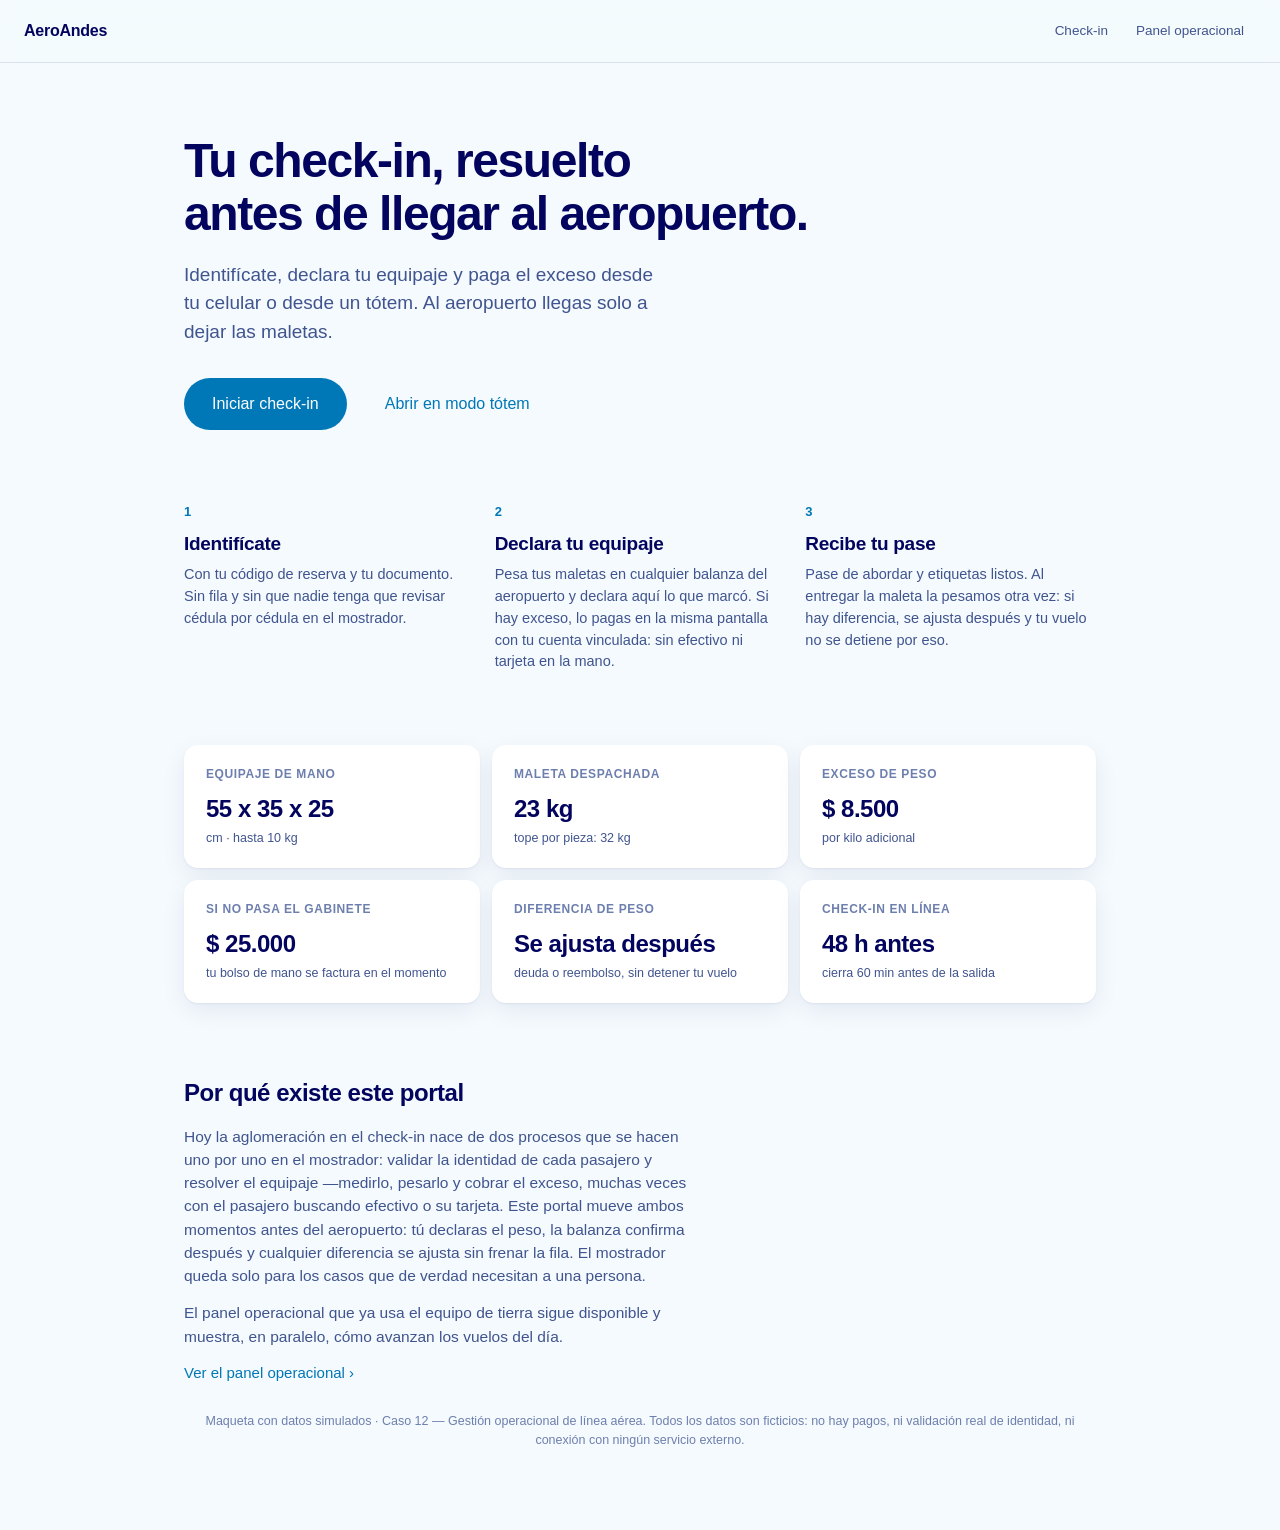
<file: index.html>
<!DOCTYPE html>
<html lang="es">
<head>
  <meta charset="UTF-8" />
  <meta name="viewport" content="width=device-width, initial-scale=1.0" />
  <title>AeroAndes · Portal del pasajero</title>
  <meta name="description" content="Maqueta del portal de pasajeros de AeroAndes: check-in en línea simulado (datos ficticios)." />
  <link rel="stylesheet" href="assets/css/styles.css" />
</head>
<body>
  <!--
    La navegacion es la misma en las tres paginas del sitio. Se repite en el
    HTML a proposito: sin build ni framework, un include obligaria a montarla
    desde JS y a que el menu apareciera despues del primer pintado.
  -->
  <nav class="nav">
    <a class="nav__marca" href="index.html" aria-current="page">AeroAndes</a>
    <div class="nav__links">
      <a href="checkin.html">Check-in</a>
      <a href="operaciones.html">Panel operacional</a>
    </div>
  </nav>

  <div class="app app--portada">

    <header class="hero">
      <!-- El espacio a cada lado del salto importa: en movil el <br> se oculta
           y sin el las dos palabras quedarian pegadas. -->
      <h1 class="hero__titulo">Tu check-in, resuelto <br /> antes de llegar al aeropuerto.</h1>
      <p class="hero__bajada">
        Identifícate, declara tu equipaje y paga el exceso desde tu celular o desde un
        tótem. Al aeropuerto llegas solo a dejar las maletas.
      </p>
      <div class="hero__acciones">
        <a class="btn btn--principal btn--grande" href="checkin.html">Iniciar check-in</a>
        <a class="btn btn--plano btn--grande" href="checkin.html?totem=1">Abrir en modo tótem</a>
      </div>
    </header>

    <!-- Los tres pasos que despues recorre checkin.html, en el mismo orden -->
    <section class="pasos" aria-label="Cómo funciona">
      <article class="pasos__item">
        <span class="pasos__numero">1</span>
        <h2 class="pasos__titulo">Identifícate</h2>
        <p class="pasos__texto">
          Con tu código de reserva y tu documento. Sin fila y sin que nadie tenga que
          revisar cédula por cédula en el mostrador.
        </p>
      </article>
      <article class="pasos__item">
        <span class="pasos__numero">2</span>
        <h2 class="pasos__titulo">Declara tu equipaje</h2>
        <p class="pasos__texto">
          Pesa tus maletas en cualquier balanza del aeropuerto y declara aquí lo que
          marcó. Si hay exceso, lo pagas en la misma pantalla con tu cuenta vinculada:
          sin efectivo ni tarjeta en la mano.
        </p>
      </article>
      <article class="pasos__item">
        <span class="pasos__numero">3</span>
        <h2 class="pasos__titulo">Recibe tu pase</h2>
        <p class="pasos__texto">
          Pase de abordar y etiquetas listos. Al entregar la maleta la pesamos otra vez:
          si hay diferencia, se ajusta después y tu vuelo no se detiene por eso.
        </p>
      </article>
    </section>

    <!-- Los limites se escriben desde CONFIG (assets/js/checkin-mock.js) para
         que la portada nunca contradiga lo que aplica el flujo. -->
    <section class="franjas" aria-label="Equipaje">
      <div class="franja">
        <span class="franja__label">Equipaje de mano</span>
        <span class="franja__valor" data-config="MANO_MEDIDAS_CM">--</span>
        <span class="franja__nota">cm · hasta <span data-config="MANO_PESO_MAX_KG">--</span> kg</span>
      </div>
      <div class="franja">
        <span class="franja__label">Maleta despachada</span>
        <span class="franja__valor"><span data-config="DESPACHADA_PESO_MAX_KG">--</span> kg</span>
        <span class="franja__nota">tope por pieza: <span data-config="DESPACHADA_PESO_TOPE_KG">--</span> kg</span>
      </div>
      <div class="franja">
        <span class="franja__label">Exceso de peso</span>
        <span class="franja__valor" data-config-pesos="TARIFA_EXCESO_KG">--</span>
        <span class="franja__nota">por kilo adicional</span>
      </div>
      <div class="franja">
        <span class="franja__label">Si no pasa el gabinete</span>
        <span class="franja__valor" data-config-pesos="TARIFA_GATE_CHECK">--</span>
        <span class="franja__nota">tu bolso de mano se factura en el momento</span>
      </div>
      <div class="franja">
        <span class="franja__label">Diferencia de peso</span>
        <span class="franja__valor">Se ajusta después</span>
        <span class="franja__nota">deuda o reembolso, sin detener tu vuelo</span>
      </div>
      <div class="franja">
        <span class="franja__label">Check-in en línea</span>
        <span class="franja__valor"><span data-config-horas="APERTURA_CHECKIN_MIN">--</span> h antes</span>
        <span class="franja__nota">cierra <span data-config="CIERRE_CHECKIN_MIN">--</span> min antes de la salida</span>
      </div>
    </section>

    <section class="contexto">
      <h2 class="contexto__titulo">Por qué existe este portal</h2>
      <p class="contexto__texto">
        Hoy la aglomeración en el check-in nace de dos procesos que se hacen uno por uno
        en el mostrador: validar la identidad de cada pasajero y resolver el equipaje
        —medirlo, pesarlo y cobrar el exceso, muchas veces con el pasajero buscando
        efectivo o su tarjeta. Este portal mueve ambos momentos antes del aeropuerto:
        tú declaras el peso, la balanza confirma después y cualquier diferencia se
        ajusta sin frenar la fila. El mostrador queda solo para los casos que de verdad
        necesitan a una persona.
      </p>
      <p class="contexto__texto">
        El panel operacional que ya usa el equipo de tierra sigue disponible y muestra,
        en paralelo, cómo avanzan los vuelos del día.
      </p>
      <a class="enlace enlace--flecha" href="operaciones.html">Ver el panel operacional</a>
    </section>

    <footer class="pie">
      <p>
        Maqueta con datos simulados · Caso 12 — Gestión operacional de línea aérea.
        Todos los datos son ficticios: no hay pagos, ni validación real de identidad,
        ni conexión con ningún servicio externo.
      </p>
    </footer>

  </div>

  <script src="assets/js/core.js"></script>
  <script src="assets/js/checkin-mock.js"></script>
  <script src="assets/js/home.js"></script>
</body>
</html>
</file>
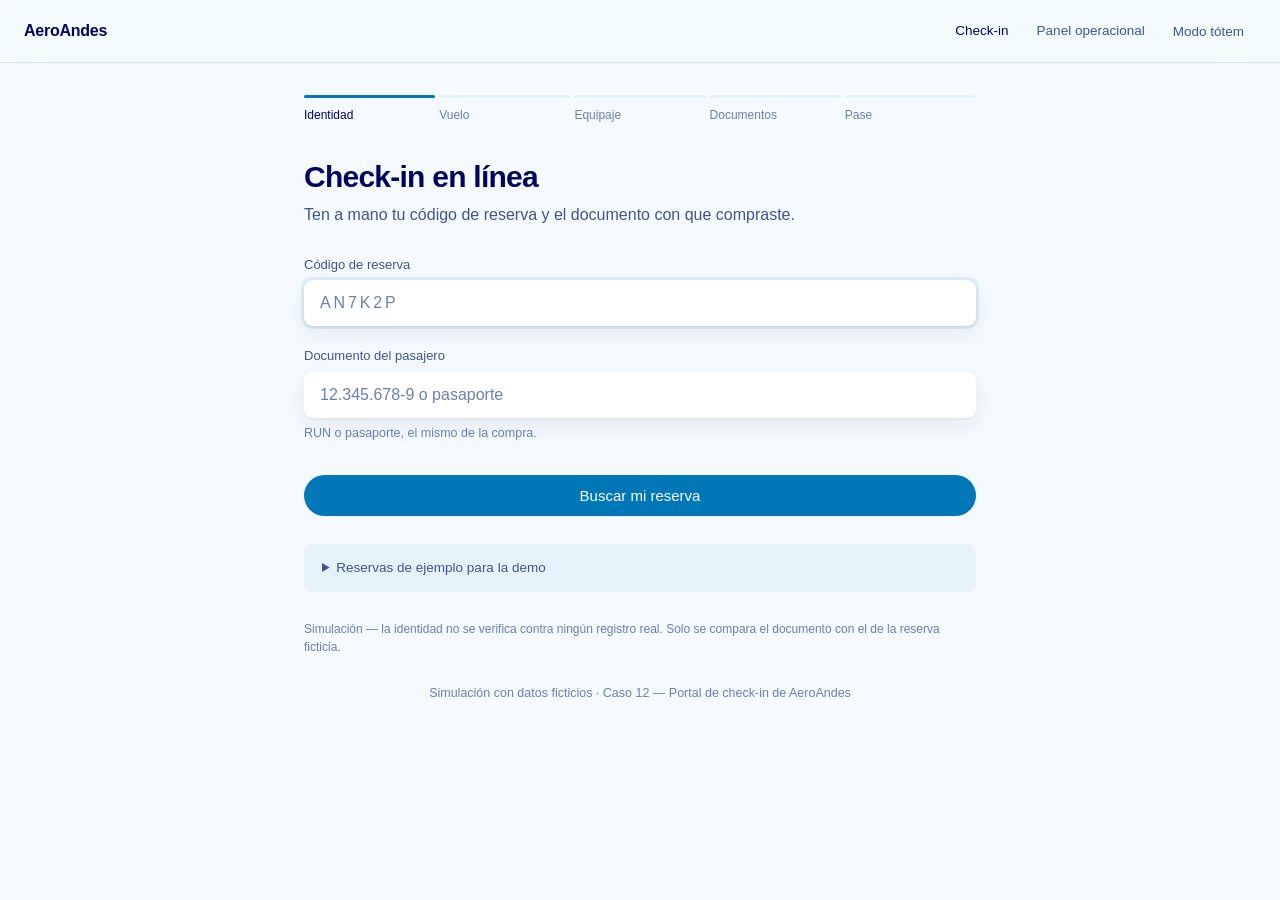
<file: checkin.html>
<!DOCTYPE html>
<html lang="es">
<head>
  <meta charset="UTF-8" />
  <meta name="viewport" content="width=device-width, initial-scale=1.0" />
  <title>AeroAndes · Check-in en línea</title>
  <meta name="description" content="Flujo de check-in de autoservicio (simulación con datos ficticios)." />
  <link rel="stylesheet" href="assets/css/styles.css" />
  <link rel="stylesheet" href="assets/css/checkin.css" />
</head>
<body>
  <!--
    ESTRUCTURA DE LA PANTALLA
    1. nav       → navegacion comun del sitio + interruptor de modo totem
    2. progreso  → en que paso va el pasajero
    3. escenario → aca se monta el panel del paso actual (assets/js/checkin-ui.js)
    4. espera    → capa de "procesando" para las esperas simuladas

    El contenido de cada paso no esta en este HTML a proposito: el flujo decide
    que pantalla corresponde y checkin-ui.js la construye.
  -->
  <nav class="nav">
    <a class="nav__marca" href="index.html">AeroAndes</a>
    <div class="nav__links">
      <a href="checkin.html" aria-current="page">Check-in</a>
      <a href="operaciones.html">Panel operacional</a>
      <button class="nav__totem" id="btn-totem" type="button" aria-pressed="false">Modo tótem</button>
    </div>
  </nav>

  <div class="app app--checkin">

    <ol class="progreso" id="progreso" aria-label="Progreso del check-in"></ol>

    <main class="escenario" id="escenario" aria-live="polite"></main>

    <footer class="pie">
      <p>Simulación con datos ficticios · Caso 12 — Portal de check-in de AeroAndes</p>
    </footer>

  </div>

  <!-- Capa de espera: cubre la pantalla mientras corre una demora simulada -->
  <div class="espera" id="espera" role="status" aria-live="assertive" hidden>
    <div class="espera__caja">
      <span class="espera__giro" aria-hidden="true"></span>
      <p class="espera__texto" id="espera-texto"></p>
    </div>
  </div>

  <!-- Orden de carga: nucleo compartido → datos → flujo → render → arranque -->
  <script src="assets/js/core.js"></script>
  <script src="assets/js/checkin-mock.js"></script>
  <script src="assets/js/checkin-flow.js"></script>
  <script src="assets/js/checkin-ui.js"></script>
  <script src="assets/js/checkin-main.js"></script>
</body>
</html>
</file>
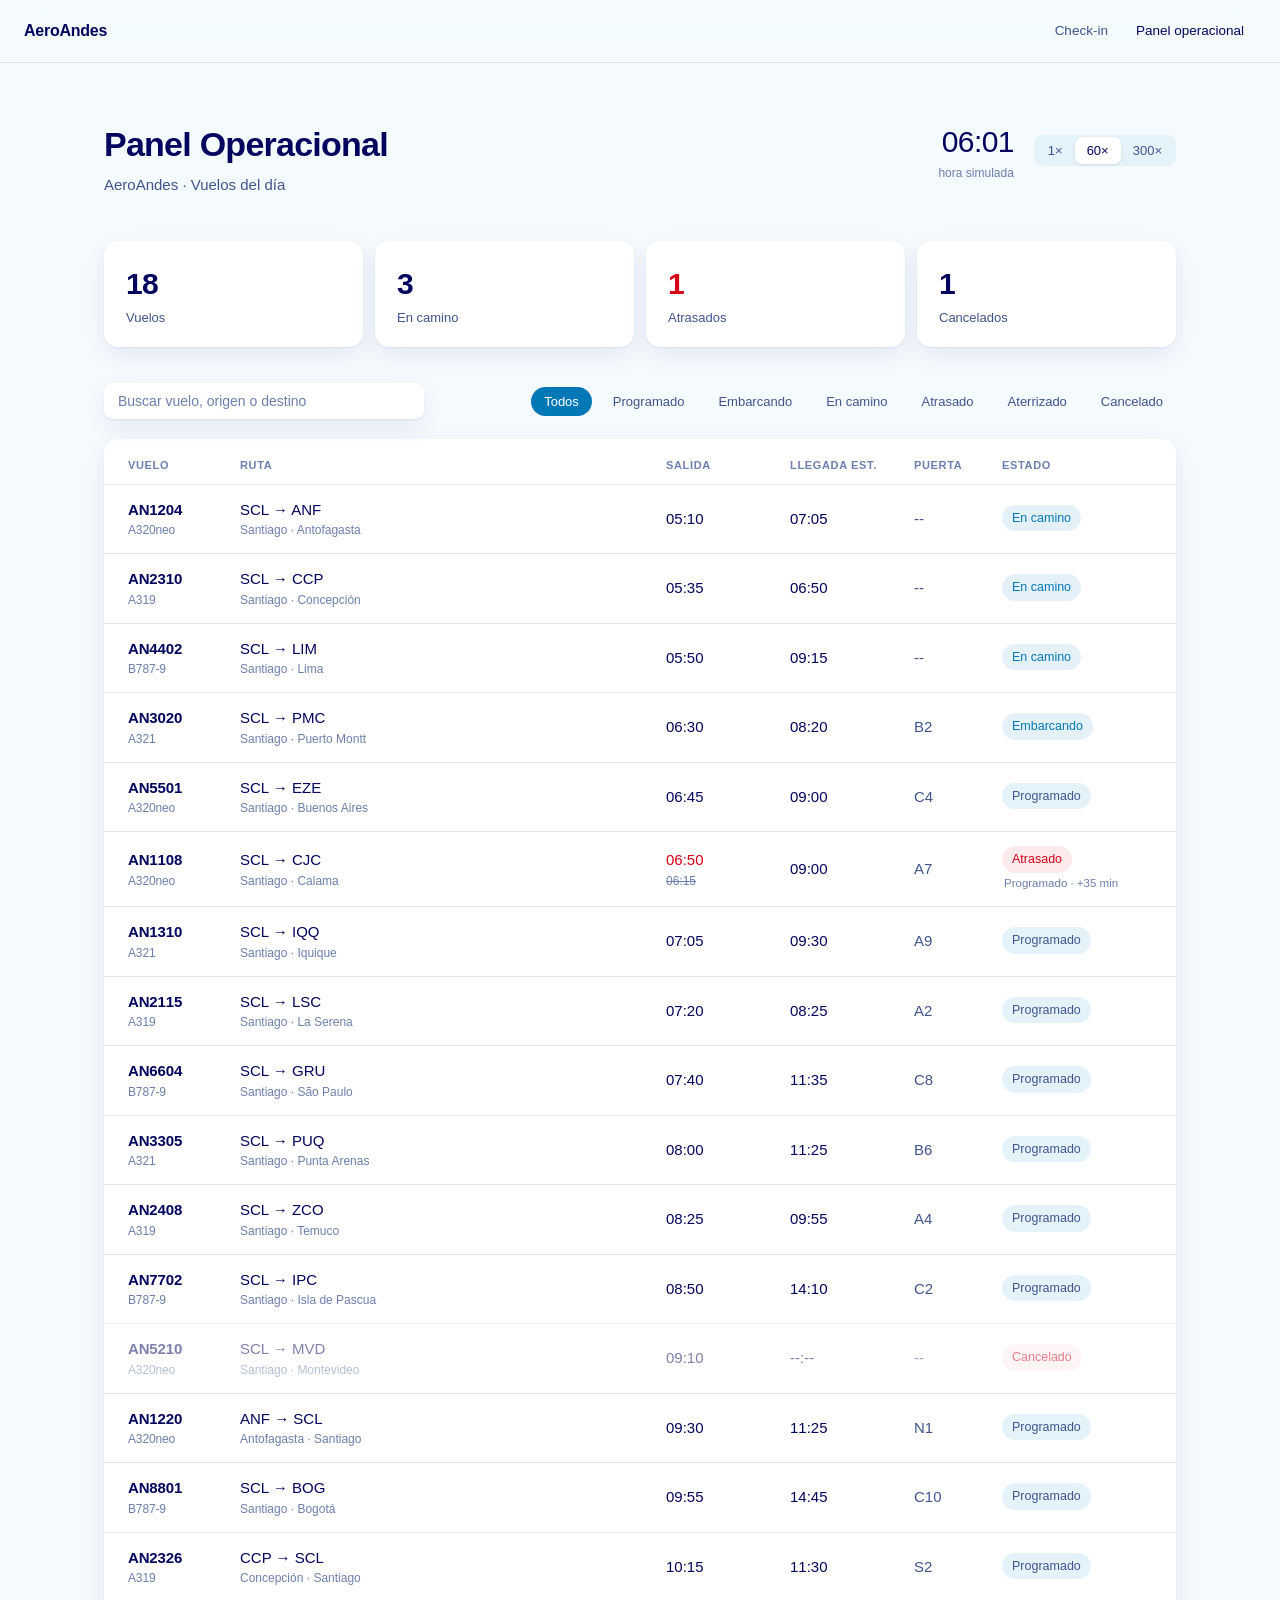
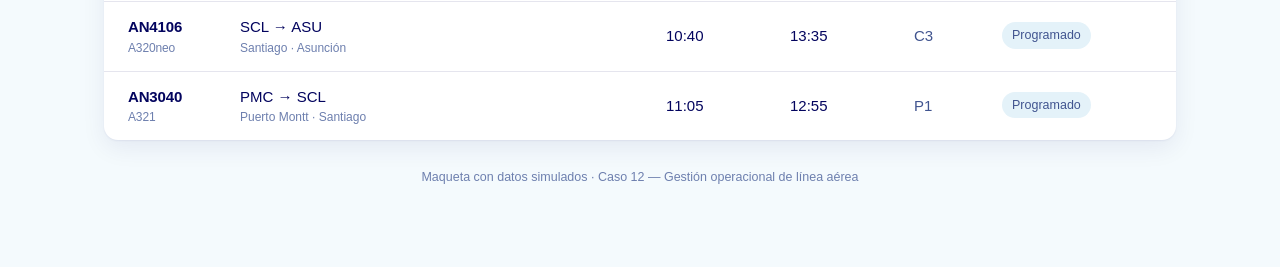
<file: operaciones.html>
<!DOCTYPE html>
<html lang="es">
<head>
  <meta charset="UTF-8" />
  <meta name="viewport" content="width=device-width, initial-scale=1.0" />
  <title>AeroAndes · Panel Operacional</title>
  <meta name="description" content="Maqueta del panel operacional de vuelos (datos simulados)." />
  <link rel="stylesheet" href="assets/css/styles.css" />
</head>
<body>
  <!--
    La navegacion es la misma en las tres paginas del sitio. Se repite en el
    HTML a proposito: sin build ni framework, un include obligaria a montarla
    desde JS y a que el menu apareciera despues del primer pintado.
  -->
  <nav class="nav">
    <a class="nav__marca" href="index.html">AeroAndes</a>
    <div class="nav__links">
      <a href="checkin.html">Check-in</a>
      <a href="operaciones.html" aria-current="page">Panel operacional</a>
    </div>
  </nav>

  <!--
    ESTRUCTURA DE LA PANTALLA
    1. header  → identidad + reloj simulado + control de velocidad de la demo
    2. kpis    → resumen del estado de la operación
    3. filtros → búsqueda + chips por estado
    4. tablero → listado de vuelos (se renderiza desde JS, ver assets/js/ui.js)
  -->
  <div class="app">

    <header class="header">
      <div class="header__marca">
        <h1 class="header__titulo">Panel Operacional</h1>
        <p class="header__sub">AeroAndes · Vuelos del día</p>
      </div>

      <div class="header__reloj">
        <div class="reloj">
          <span class="reloj__hora" id="reloj-hora">--:--</span>
          <span class="reloj__etiqueta">hora simulada</span>
        </div>
        <!-- Control solo para la demo: acelera el tiempo para que los estados cambien en vivo -->
        <div class="velocidad" role="group" aria-label="Velocidad de la simulación">
          <button class="velocidad__btn" data-velocidad="1">1×</button>
          <button class="velocidad__btn" data-velocidad="60">60×</button>
          <button class="velocidad__btn" data-velocidad="300">300×</button>
        </div>
      </div>
    </header>

    <section class="kpis" aria-label="Resumen de la operación">
      <div class="kpi">
        <span class="kpi__valor" id="kpi-total">0</span>
        <span class="kpi__label">Vuelos</span>
      </div>
      <div class="kpi">
        <span class="kpi__valor" id="kpi-aire">0</span>
        <span class="kpi__label">En camino</span>
      </div>
      <div class="kpi">
        <span class="kpi__valor kpi__valor--alerta" id="kpi-atrasados">0</span>
        <span class="kpi__label">Atrasados</span>
      </div>
      <div class="kpi">
        <span class="kpi__valor" id="kpi-cancelados">0</span>
        <span class="kpi__label">Cancelados</span>
      </div>
    </section>

    <section class="controles">
      <input
        class="buscador"
        id="buscador"
        type="search"
        placeholder="Buscar vuelo, origen o destino"
        aria-label="Buscar vuelo, origen o destino" />
      <div class="chips" id="chips" role="group" aria-label="Filtrar por estado"></div>
    </section>

    <main class="tablero">
      <div class="tablero__encabezado" aria-hidden="true">
        <span>Vuelo</span>
        <span>Ruta</span>
        <span>Salida</span>
        <span>Llegada est.</span>
        <span>Puerta</span>
        <span>Estado</span>
      </div>
      <div class="tablero__cuerpo" id="lista-vuelos"></div>
      <p class="tablero__vacio" id="tablero-vacio" hidden>No hay vuelos que coincidan con el filtro.</p>
    </main>

    <footer class="pie">
      <p>Maqueta con datos simulados · Caso 12 — Gestión operacional de línea aérea</p>
    </footer>

  </div>

  <!-- Orden de carga: nucleo compartido -> datos → lógica de simulación → render → arranque -->
  <script src="assets/js/core.js"></script>
  <script src="assets/js/mock-flights.js"></script>
  <script src="assets/js/simulator.js"></script>
  <script src="assets/js/ui.js"></script>
  <script src="assets/js/main.js"></script>
</body>
</html>
</file>
<file: assets/css/styles.css>
/* =========================================================================
   AeroAndes - Panel Operacional
   Estilo: minimalista tipo apps de Apple.
   Reglas de la direccion de diseno:
   - Jerarquia por tipografia y espacio, no por bordes ni cajas.
   - Un solo color de acento (azul) + rojo reservado para atraso/cancelacion.
   - Sombras muy suaves, radios sutiles, transiciones discretas.
   ========================================================================= */

/* ---------- Paleta base ----------
   Degradado de azules definido para el proyecto. Estos son los colores
   "crudos": abajo se mapean a roles (fondo, texto, acento). Se declaran una
   sola vez para poder cambiar la paleta sin perseguir valores sueltos.
   ------------------------------------------------------------------------- */
:root {
  --deep-twilight:    #03045e;
  --french-blue:      #023e8a;
  --bright-teal-blue: #0077b6;
  --blue-green:       #0096c7;
  --turquoise-surf:   #00b4d8;
  --sky-aqua:         #48cae4;
  --frosted-blue:     #90e0ef;
  --frosted-blue-2:   #ade8f4;
  --light-cyan:       #caf0f8;
}

/* ---------- Roles (modo claro) ----------
   Fondo blanco con tinte cian, texto en el azul mas oscuro, acento en el azul
   intermedio. El rojo no sale de la paleta a proposito: es el unico color que
   no es azul, para que siga leyendose como alerta.
   ------------------------------------------------------------------------- */
:root {
  --bg:            #f4fafd;
  --superficie:    #ffffff;
  --superficie-2:  #e4f2f9;
  --texto:         var(--deep-twilight);
  --texto-2:       #40548f;
  --texto-3:       #6d7fae;
  --linea:         rgba(3, 4, 94, 0.10);

  --acento:        var(--bright-teal-blue);
  --acento-fuerte: var(--french-blue);   /* hover del acento */
  --acento-suave:  rgba(0, 119, 182, 0.10);
  /* Color del texto que va ENCIMA del acento. Cambia con el tema: en oscuro el
     acento es celeste claro y el blanco encima seria ilegible. */
  --sobre-acento:  #ffffff;

  --alerta:        #d70015;
  --alerta-suave:  rgba(215, 0, 21, 0.08);

  --sombra:        0 1px 2px rgba(3, 4, 94, 0.06), 0 8px 24px rgba(3, 4, 94, 0.07);

  --radio:         14px;
  --radio-sm:      9px;
  --transicion:    240ms cubic-bezier(0.32, 0.72, 0, 1);

  --fuente: -apple-system, BlinkMacSystemFont, "SF Pro Display", "SF Pro Text",
            "Inter", "Segoe UI", Roboto, Helvetica, Arial, sans-serif;
}

/* ---------- Roles (modo oscuro) ----------
   Se invierte: el azul mas oscuro pasa a ser el fondo y los cianes claros, el
   texto y el acento.
   ------------------------------------------------------------------------- */
@media (prefers-color-scheme: dark) {
  :root {
    --bg:            #01022e;
    --superficie:    #05095a;
    --superficie-2:  #0d1a75;
    --texto:         var(--light-cyan);
    --texto-2:       #90c2de;
    --texto-3:       #6389b4;
    --linea:         rgba(173, 232, 244, 0.14);

    --acento:        var(--sky-aqua);
    --acento-fuerte: var(--frosted-blue);
    --acento-suave:  rgba(72, 202, 228, 0.18);
    --sobre-acento:  var(--deep-twilight);

    --alerta:        #ff6b6b;
    --alerta-suave:  rgba(255, 107, 107, 0.18);

    --sombra:        0 1px 2px rgba(0, 0, 0, 0.5), 0 8px 24px rgba(0, 0, 0, 0.4);
  }
}

/* ---------- Base ---------- */
* { box-sizing: border-box; }

/* El atributo hidden tiene que ganarle a cualquier display que pongamos
   nosotros. Sin esto, un .fila (display:grid) o un .espera (display:flex)
   siguen visibles aunque el JS los marque como ocultos. */
[hidden] { display: none !important; }

body {
  margin: 0;
  background: var(--bg);
  color: var(--texto);
  font-family: var(--fuente);
  font-size: 15px;
  line-height: 1.5;
  -webkit-font-smoothing: antialiased;
}

.app {
  max-width: 1120px;
  margin: 0 auto;
  padding: 56px 24px 80px;
}

/* ---------- Header ---------- */
.header {
  display: flex;
  align-items: flex-start;
  justify-content: space-between;
  gap: 24px;
  flex-wrap: wrap;
  margin-bottom: 44px;
}

.header__titulo {
  margin: 0;
  font-size: 34px;
  font-weight: 600;
  letter-spacing: -0.022em;
}

.header__sub {
  margin: 4px 0 0;
  color: var(--texto-2);
  font-size: 15px;
}

.header__reloj {
  display: flex;
  align-items: center;
  gap: 20px;
}

.reloj { text-align: right; }

.reloj__hora {
  display: block;
  font-size: 30px;
  font-weight: 500;
  letter-spacing: -0.02em;
  /* Ancho fijo por digito: evita que el reloj salte al avanzar */
  font-variant-numeric: tabular-nums;
}

.reloj__etiqueta {
  display: block;
  font-size: 12px;
  color: var(--texto-3);
}

/* Segmented control, al estilo iOS */
.velocidad {
  display: inline-flex;
  padding: 2px;
  background: var(--superficie-2);
  border-radius: var(--radio-sm);
}

.velocidad__btn {
  border: 0;
  background: transparent;
  color: var(--texto-2);
  font-family: inherit;
  font-size: 13px;
  font-weight: 500;
  padding: 6px 12px;
  border-radius: 7px;
  cursor: pointer;
  transition: background var(--transicion), color var(--transicion);
}

.velocidad__btn:hover { color: var(--texto); }

.velocidad__btn[aria-pressed="true"] {
  background: var(--superficie);
  color: var(--texto);
  box-shadow: 0 1px 3px rgba(0, 0, 0, 0.10);
}

/* ---------- KPIs ---------- */
.kpis {
  display: grid;
  grid-template-columns: repeat(4, 1fr);
  gap: 12px;
  margin-bottom: 36px;
}

.kpi {
  background: var(--superficie);
  border-radius: var(--radio);
  box-shadow: var(--sombra);
  padding: 20px 22px;
}

.kpi__valor {
  display: block;
  font-size: 30px;
  font-weight: 600;
  letter-spacing: -0.02em;
  font-variant-numeric: tabular-nums;
  transition: color var(--transicion);
}

/* El KPI de atrasados solo se pinta de rojo cuando efectivamente hay atrasos */
.kpi__valor--alerta.esta-activo { color: var(--alerta); }

.kpi__label {
  display: block;
  margin-top: 2px;
  font-size: 13px;
  color: var(--texto-2);
}

/* ---------- Controles ---------- */
.controles {
  display: flex;
  align-items: center;
  justify-content: space-between;
  gap: 16px;
  flex-wrap: wrap;
  margin-bottom: 20px;
}

.buscador {
  flex: 1 1 260px;
  max-width: 320px;
  border: 0;
  background: var(--superficie);
  color: var(--texto);
  font-family: inherit;
  font-size: 14px;
  padding: 10px 14px;
  border-radius: var(--radio-sm);
  box-shadow: var(--sombra);
  outline: none;
  transition: box-shadow var(--transicion);
}

.buscador::placeholder { color: var(--texto-3); }

.buscador:focus {
  box-shadow: var(--sombra), 0 0 0 3px var(--acento-suave);
}

.chips {
  display: flex;
  gap: 8px;
  flex-wrap: wrap;
}

.chip {
  border: 0;
  background: transparent;
  color: var(--texto-2);
  font-family: inherit;
  font-size: 13px;
  font-weight: 500;
  padding: 7px 13px;
  border-radius: 100px;
  cursor: pointer;
  transition: background var(--transicion), color var(--transicion);
}

.chip:hover { background: var(--superficie-2); color: var(--texto); }

.chip[aria-pressed="true"] {
  background: var(--acento);
  color: var(--sobre-acento);
}

/* ---------- Tablero ---------- */
.tablero {
  background: var(--superficie);
  border-radius: var(--radio);
  box-shadow: var(--sombra);
  overflow: hidden;
}

/* Grilla compartida entre encabezado y filas para que las columnas calcen */
.tablero__encabezado,
.fila {
  display: grid;
  grid-template-columns: 96px minmax(180px, 1.4fr) 108px 108px 72px 150px;
  gap: 16px;
  align-items: center;
  padding: 14px 24px;
}

.tablero__encabezado {
  font-size: 11px;
  font-weight: 600;
  letter-spacing: 0.06em;
  text-transform: uppercase;
  color: var(--texto-3);
  padding-top: 18px;
  padding-bottom: 10px;
}

.fila {
  border-top: 1px solid var(--linea);
  transition: background var(--transicion), opacity var(--transicion);
}

.fila:hover { background: var(--superficie-2); }

/* Destello suave cuando un vuelo cambia de estado (la clase se quita desde JS) */
.fila--cambio { animation: destello 1600ms ease-out; }

@keyframes destello {
  0%   { background: var(--acento-suave); }
  100% { background: transparent; }
}

.fila--atrasada.fila--cambio { animation: destello-alerta 1600ms ease-out; }

@keyframes destello-alerta {
  0%   { background: var(--alerta-suave); }
  100% { background: transparent; }
}

.fila--cancelada { opacity: 0.5; }

.fila__codigo {
  font-weight: 600;
  letter-spacing: -0.01em;
  font-variant-numeric: tabular-nums;
}

.fila__equipo {
  display: block;
  font-size: 12px;
  color: var(--texto-3);
  font-weight: 400;
}

.fila__ruta { color: var(--texto); }

.fila__ruta-detalle {
  display: block;
  font-size: 12px;
  color: var(--texto-3);
}

.fila__hora { font-variant-numeric: tabular-nums; }

/* Hora original tachada: se muestra bajo la hora reprogramada */
.fila__hora-original {
  display: block;
  font-size: 12px;
  color: var(--texto-3);
  text-decoration: line-through;
}

.fila__hora--atrasada { color: var(--alerta); }

.fila__puerta { color: var(--texto-2); font-variant-numeric: tabular-nums; }

/* ---------- Estados ---------- */
.estado { display: flex; flex-direction: column; gap: 2px; align-items: flex-start; }

.estado__pill {
  display: inline-block;
  font-size: 12.5px;
  font-weight: 500;
  padding: 4px 10px;
  border-radius: 100px;
  background: var(--superficie-2);
  color: var(--texto-2);
  transition: background var(--transicion), color var(--transicion);
}

/* Programado y Aterrizado quedan en neutro: no compiten por atencion */
.estado__pill--embarcando,
.estado__pill--en-camino {
  background: var(--acento-suave);
  color: var(--acento);
}

/* Rojo: exclusivo de atraso y cancelacion */
.estado__pill--atrasado,
.estado__pill--cancelado {
  background: var(--alerta-suave);
  color: var(--alerta);
}

.estado__detalle {
  font-size: 11.5px;
  color: var(--texto-3);
  padding-left: 2px;
}

.tablero__vacio {
  margin: 0;
  padding: 40px 24px;
  text-align: center;
  color: var(--texto-3);
  font-size: 14px;
}

/* ---------- Pie ---------- */
.pie {
  margin-top: 28px;
  text-align: center;
  color: var(--texto-3);
  font-size: 12.5px;
}

.pie p { margin: 0; }

/* ---------- Responsive ---------- */
@media (max-width: 900px) {
  .app { padding: 32px 16px 56px; }

  .kpis { grid-template-columns: repeat(2, 1fr); }

  .tablero__encabezado { display: none; }

  /* En pantalla chica la fila deja de ser tabla y pasa a ser ficha */
  .fila {
    grid-template-columns: 1fr auto;
    grid-template-areas:
      "codigo estado"
      "ruta   estado"
      "horas  puerta";
    row-gap: 6px;
  }

  .fila__codigo  { grid-area: codigo; }
  .fila__ruta    { grid-area: ruta; }
  .fila__salida  { grid-area: horas; }
  .fila__llegada { display: none; }
  .fila__puerta  { grid-area: puerta; text-align: right; }
  .estado        { grid-area: estado; align-items: flex-end; }
}

/* Respeta la preferencia de menos movimiento del sistema */
@media (prefers-reduced-motion: reduce) {
  * { animation: none !important; transition: none !important; }
}

/* =========================================================================
   SITIO ORIENTADO AL PASAJERO
   -------------------------------------------------------------------------
   Lo que sigue es comun a las tres paginas (portada, check-in y panel):
   navegacion, botones y la portada. Los tokens y el criterio son los mismos
   de arriba; no hay un segundo sistema de diseno.
   ========================================================================= */

/* ---------- Navegacion ---------- */
.nav {
  position: sticky;
  top: 0;
  z-index: 20;
  display: flex;
  align-items: center;
  justify-content: space-between;
  gap: 16px;
  padding: 14px 24px;
  background: var(--bg);
  background: color-mix(in srgb, var(--bg) 82%, transparent);
  backdrop-filter: saturate(180%) blur(20px);
  -webkit-backdrop-filter: saturate(180%) blur(20px);
  border-bottom: 1px solid var(--linea);
}

.nav__marca {
  font-size: 16px;
  font-weight: 600;
  letter-spacing: -0.015em;
  color: var(--texto);
  text-decoration: none;
}

.nav__links {
  display: flex;
  align-items: center;
  gap: 4px;
}

.nav__links a,
.nav__totem {
  border: 0;
  background: transparent;
  color: var(--texto-2);
  font-family: inherit;
  font-size: 13.5px;
  font-weight: 500;
  padding: 7px 12px;
  border-radius: 100px;
  text-decoration: none;
  cursor: pointer;
  transition: background var(--transicion), color var(--transicion);
}

.nav__links a:hover,
.nav__totem:hover { background: var(--superficie-2); color: var(--texto); }

.nav__links a[aria-current="page"] { color: var(--texto); }

.nav__totem[aria-pressed="true"] { background: var(--acento); color: var(--sobre-acento); }

/* ---------- Botones (compartidos por todo el sitio) ---------- */
.btn {
  display: inline-flex;
  align-items: center;
  justify-content: center;
  border: 0;
  background: var(--superficie-2);
  color: var(--texto);
  font-family: inherit;
  font-size: 15px;
  font-weight: 500;
  padding: 12px 22px;
  border-radius: 100px;
  text-decoration: none;
  cursor: pointer;
  transition: background var(--transicion), transform var(--transicion), opacity var(--transicion);
}

/* Hundir apenas el boton al presionarlo: el unico feedback tactil que hay */
.btn:active { transform: scale(0.97); }

.btn--principal { background: var(--acento); color: var(--sobre-acento); }
.btn--principal:hover { background: var(--acento-fuerte); }

.btn--plano { background: transparent; color: var(--acento); }
.btn--plano:hover { background: var(--acento-suave); }

.btn--suave { background: var(--superficie-2); color: var(--texto); }
.btn--suave:hover { background: var(--linea); }

.btn--grande { font-size: 16px; padding: 14px 28px; }

.btn:disabled {
  opacity: 0.4;
  cursor: not-allowed;
  transform: none;
}

.enlace {
  border: 0;
  padding: 0;
  background: transparent;
  color: var(--acento);
  font-family: inherit;
  font-size: inherit;
  cursor: pointer;
  text-decoration: none;
}

.enlace:hover { text-decoration: underline; }

.enlace--flecha::after {
  /* Espacio duro: un espacio normal se colapsa contra el borde del enlace */
  content: '\00a0\203A';
  display: inline-block;
  transition: transform var(--transicion);
}

.enlace--flecha:hover::after { transform: translateX(3px); }

/* ---------- Portada ---------- */
.app--portada { max-width: 960px; padding-top: 72px; }

.hero { margin-bottom: 72px; }

.hero__titulo {
  margin: 0;
  font-size: 48px;
  font-weight: 600;
  line-height: 1.1;
  letter-spacing: -0.03em;
}

.hero__bajada {
  margin: 20px 0 0;
  max-width: 46ch;
  font-size: 19px;
  line-height: 1.5;
  color: var(--texto-2);
}

.hero__acciones {
  display: flex;
  flex-wrap: wrap;
  gap: 10px;
  margin-top: 32px;
}

/* ---------- Los tres pasos ---------- */
.pasos {
  display: grid;
  grid-template-columns: repeat(3, 1fr);
  gap: 20px;
  margin-bottom: 72px;
}

.pasos__numero {
  display: block;
  font-size: 13px;
  font-weight: 600;
  color: var(--acento);
  font-variant-numeric: tabular-nums;
}

.pasos__titulo {
  margin: 8px 0 6px;
  font-size: 19px;
  font-weight: 600;
  letter-spacing: -0.015em;
}

.pasos__texto {
  margin: 0;
  color: var(--texto-2);
  font-size: 14.5px;
}

/* ---------- Franjas de datos (limites de equipaje) ---------- */
.franjas {
  display: grid;
  grid-template-columns: repeat(3, 1fr);
  gap: 12px;
  margin-bottom: 72px;
}

.franja {
  background: var(--superficie);
  border-radius: var(--radio);
  box-shadow: var(--sombra);
  padding: 20px 22px;
}

.franja__label {
  display: block;
  font-size: 12px;
  font-weight: 600;
  letter-spacing: 0.05em;
  text-transform: uppercase;
  color: var(--texto-3);
}

.franja__valor {
  display: block;
  margin-top: 8px;
  font-size: 24px;
  font-weight: 600;
  letter-spacing: -0.02em;
  font-variant-numeric: tabular-nums;
}

.franja__nota {
  display: block;
  margin-top: 2px;
  font-size: 12.5px;
  color: var(--texto-2);
}

/* ---------- Contexto ---------- */
.contexto { max-width: 62ch; }

.contexto__titulo {
  margin: 0 0 14px;
  font-size: 24px;
  font-weight: 600;
  letter-spacing: -0.02em;
}

.contexto__texto {
  margin: 0 0 14px;
  color: var(--texto-2);
  font-size: 15.5px;
}

/* ---------- Responsive de la portada ---------- */
@media (max-width: 900px) {
  .nav { padding: 12px 16px; }
  .app--portada { padding-top: 40px; }
  .hero { margin-bottom: 52px; }
  .hero__titulo { font-size: 34px; }
  .hero__titulo br { display: none; }
  .hero__bajada { font-size: 17px; }
  .pasos { grid-template-columns: 1fr; gap: 28px; margin-bottom: 52px; }
  .franjas { grid-template-columns: repeat(2, 1fr); margin-bottom: 52px; }
}

@media (max-width: 560px) {
  /* Con tres enlaces mas el interruptor de totem, la barra no cabe en una
     linea: si no se parte, empuja el ancho de toda la pagina. */
  .nav {
    flex-wrap: wrap;
    row-gap: 4px;
    padding: 10px 16px;
  }

  .nav__links {
    flex-basis: 100%;
    /* Compensa el padding del primer enlace para alinearlo con la marca */
    margin-left: -10px;
  }

  .nav__links a,
  .nav__totem { padding: 6px 10px; font-size: 13px; }
}

@media (max-width: 480px) {
  .franjas { grid-template-columns: 1fr; }
  .hero__acciones .btn { width: 100%; }
}
</file>
<file: assets/css/checkin.css>
/* =========================================================================
   AeroAndes - Portal de check-in
   -------------------------------------------------------------------------
   Extiende styles.css: usa sus mismos tokens de color, tipografia y radios.
   Aca solo vive lo propio del flujo de check-in.

   Criterio de animacion: todo es corto (200-500 ms) y sirve para explicar un
   cambio, nunca para lucirse. Las tres unicas ideas son:
     1. el panel del paso nuevo entra desde el lado hacia el que se avanza,
     2. un valor que cambia destella una vez,
     3. las esperas simuladas tienen un giro y un check al terminar.
   ========================================================================= */

.app--checkin {
  max-width: 720px;
  padding-top: 32px;
}

/* ---------- Barra de progreso ---------- */
.progreso {
  display: flex;
  gap: 4px;
  margin: 0 0 36px;
  padding: 0;
  list-style: none;
}

.progreso__paso {
  flex: 1;
  display: flex;
  flex-direction: column;
  gap: 8px;
  font-size: 12px;
  color: var(--texto-3);
  transition: color var(--transicion);
}

/* La linea de cada paso es el indicador: se pinta cuando el paso se alcanza */
.progreso__punto {
  display: block;
  height: 3px;
  border-radius: 100px;
  background: var(--superficie-2);
  transform-origin: left center;
  transition: background var(--transicion);
}

.progreso__paso--hecho .progreso__punto { background: var(--acento); }

.progreso__paso--activo .progreso__punto {
  background: var(--acento);
  animation: progreso-avanza 420ms cubic-bezier(0.32, 0.72, 0, 1);
}

.progreso__paso--activo,
.progreso__paso--hecho { color: var(--texto-2); }

.progreso__paso--activo { color: var(--texto); font-weight: 500; }

@keyframes progreso-avanza {
  from { transform: scaleX(0); }
  to   { transform: scaleX(1); }
}

/* ---------- Panel del paso ---------- */
.panel {
  display: block;
}

/* El panel entra desde el lado hacia el que se avanza: da la sensacion de
   estar recorriendo una secuencia y no de saltar entre pantallas sueltas. */
.panel--entra      { animation: entra-adelante 320ms cubic-bezier(0.32, 0.72, 0, 1); }
.panel--entra-atras { animation: entra-atras 320ms cubic-bezier(0.32, 0.72, 0, 1); }

@keyframes entra-adelante {
  from { opacity: 0; transform: translateX(18px); }
  to   { opacity: 1; transform: translateX(0); }
}

@keyframes entra-atras {
  from { opacity: 0; transform: translateX(-18px); }
  to   { opacity: 1; transform: translateX(0); }
}

/* Mientras corre una espera simulada el panel no acepta clics */
.panel--bloqueado {
  pointer-events: none;
  opacity: 0.55;
  transition: opacity var(--transicion);
}

.panel__encabezado { margin-bottom: 28px; }

.panel__titulo {
  margin: 0;
  font-size: 30px;
  font-weight: 600;
  letter-spacing: -0.025em;
  line-height: 1.15;
}

.panel__bajada {
  margin: 8px 0 0;
  color: var(--texto-2);
  font-size: 16px;
}

/* ---------- Bloques y titulos internos ---------- */
.bloque { margin-bottom: 32px; }

.bloque__titulo {
  margin: 0 0 6px;
  font-size: 17px;
  font-weight: 600;
  letter-spacing: -0.015em;
}

.bloque__bajada {
  margin: 0 0 16px;
  color: var(--texto-2);
  font-size: 14px;
}

/* ---------- Formulario ---------- */
.formulario { margin-bottom: 28px; }

.campo { display: block; margin-bottom: 20px; }

.campo__label {
  display: block;
  margin-bottom: 6px;
  font-size: 13px;
  font-weight: 500;
  color: var(--texto-2);
}

.campo__input {
  width: 100%;
  border: 0;
  background: var(--superficie);
  color: var(--texto);
  font-family: inherit;
  font-size: 16px;
  padding: 14px 16px;
  border-radius: var(--radio-sm);
  box-shadow: var(--sombra);
  outline: none;
  transition: box-shadow var(--transicion);
}

.campo__input::placeholder { color: var(--texto-3); }

.campo__input:focus { box-shadow: var(--sombra), 0 0 0 3px var(--acento-suave); }

/* El codigo de reserva se lee mejor separado y en mayusculas */
.campo__input--codigo {
  letter-spacing: 0.18em;
  text-transform: uppercase;
  font-weight: 500;
}

.campo__input--error { box-shadow: var(--sombra), 0 0 0 3px var(--alerta-suave); }

.campo__ayuda {
  display: block;
  margin-top: 6px;
  font-size: 12.5px;
  color: var(--texto-3);
}

/* ---------- Alertas ---------- */
.alerta {
  margin: 0 0 20px;
  padding: 12px 16px;
  border-radius: var(--radio-sm);
  font-size: 14px;
  animation: aparece 260ms ease-out;
}

.alerta p { margin: 0 0 6px; }
.alerta p:last-child { margin-bottom: 0; }

.alerta--error { background: var(--alerta-suave); color: var(--alerta); }

.alerta__accion { margin-top: 10px; }

@keyframes aparece {
  from { opacity: 0; transform: translateY(-4px); }
  to   { opacity: 1; transform: translateY(0); }
}

/* ---------- Avisos (informativos, no errores) ---------- */
.aviso {
  padding: 18px 20px;
  border-radius: var(--radio);
  background: var(--superficie);
  box-shadow: var(--sombra);
  margin-bottom: 16px;
}

.aviso__titulo {
  margin: 0 0 8px;
  font-size: 15px;
  font-weight: 600;
}

.aviso__texto {
  margin: 0 0 10px;
  font-size: 14.5px;
  color: var(--texto-2);
}

.aviso__texto:last-child { margin-bottom: 0; }

.aviso--info { border-left: 3px solid var(--acento); }
.aviso--ok   { border-left: 3px solid var(--acento); }
.aviso--alerta { border-left: 3px solid var(--alerta); }

/* ---------- Listas ---------- */
.lista-simple,
.lista-check {
  margin: 0 0 20px;
  padding: 0;
  list-style: none;
  font-size: 14.5px;
  color: var(--texto-2);
}

.lista-simple li,
.lista-check li {
  padding: 9px 0;
  border-top: 1px solid var(--linea);
}

.lista-simple li:first-child,
.lista-check li:first-child { border-top: 0; }

.lista-check li { padding-left: 26px; position: relative; }

.lista-check li::before {
  content: '';
  position: absolute;
  left: 4px;
  top: 15px;
  width: 10px;
  height: 5px;
  border-left: 2px solid var(--acento);
  border-bottom: 2px solid var(--acento);
  transform: rotate(-45deg);
}

/* ---------- Ayuda de la demo ---------- */
.demo {
  margin-bottom: 24px;
  padding: 14px 18px;
  background: var(--superficie-2);
  border-radius: var(--radio-sm);
}

.demo__titulo {
  font-size: 13.5px;
  font-weight: 500;
  color: var(--texto-2);
  cursor: pointer;
}

.demo__texto {
  margin: 12px 0;
  font-size: 13px;
  color: var(--texto-3);
}

.demo__lista { margin: 0; padding: 0; list-style: none; }

.ejemplo {
  display: block;
  width: 100%;
  text-align: left;
  border: 0;
  background: transparent;
  color: var(--texto);
  font-family: inherit;
  padding: 9px 10px;
  border-radius: 8px;
  cursor: pointer;
  transition: background var(--transicion);
}

.ejemplo:hover { background: var(--superficie); }

.ejemplo__codigo {
  font-weight: 600;
  font-size: 14px;
  letter-spacing: 0.06em;
}

.ejemplo__detalle {
  display: block;
  font-size: 12.5px;
  color: var(--texto-3);
}

/* ---------- Tarjeta de vuelo ---------- */
.tarjeta {
  background: var(--superficie);
  border-radius: var(--radio);
  box-shadow: var(--sombra);
  padding: 24px;
  margin-bottom: 32px;
}

.tarjeta__fila {
  display: flex;
  align-items: flex-start;
  justify-content: space-between;
  gap: 16px;
}

.tarjeta__pill {
  background: var(--acento-suave);
  color: var(--acento);
  font-size: 13px;
  font-weight: 600;
  padding: 5px 12px;
  border-radius: 100px;
  white-space: nowrap;
}

/* ---------- Tramo origen -> destino ---------- */
.tramo {
  display: flex;
  align-items: center;
  gap: 16px;
  margin: 28px 0;
}

.tramo__punta { display: flex; flex-direction: column; }

.tramo__punta--fin { text-align: right; }

.tramo__iata {
  font-size: 30px;
  font-weight: 600;
  letter-spacing: -0.02em;
  line-height: 1.1;
}

.tramo__ciudad {
  font-size: 13px;
  color: var(--texto-2);
}

.tramo__hora {
  margin-top: 4px;
  font-size: 15px;
  font-variant-numeric: tabular-nums;
  color: var(--texto-2);
}

/* Linea con el avioncito: es el unico adorno del flujo */
.tramo__linea {
  flex: 1;
  height: 1px;
  background: var(--linea);
  position: relative;
}

.tramo__linea span {
  position: absolute;
  top: 50%;
  left: 50%;
  width: 6px;
  height: 6px;
  margin: -3px 0 0 -3px;
  border-radius: 50%;
  background: var(--acento);
}

/* ---------- Rejilla de datos ---------- */
.datos {
  display: grid;
  grid-template-columns: repeat(3, 1fr);
  gap: 18px 16px;
  padding-top: 20px;
  border-top: 1px solid var(--linea);
}

.dato__label {
  display: block;
  font-size: 11px;
  font-weight: 600;
  letter-spacing: 0.05em;
  text-transform: uppercase;
  color: var(--texto-3);
}

.dato__valor {
  display: block;
  margin-top: 3px;
  font-size: 15px;
  font-weight: 500;
}

.dato__valor--fuerte {
  font-size: 19px;
  font-weight: 600;
  letter-spacing: -0.015em;
}

.dato__nota {
  display: block;
  font-size: 12.5px;
  color: var(--texto-3);
  font-weight: 400;
}

/* ---------- Opciones (casillas) ---------- */
.opcion {
  display: flex;
  align-items: flex-start;
  gap: 12px;
  padding: 14px 16px;
  background: var(--superficie);
  border-radius: var(--radio-sm);
  box-shadow: var(--sombra);
  cursor: pointer;
  transition: background var(--transicion);
}

.opcion input { margin-top: 3px; accent-color: var(--acento); width: 17px; height: 17px; }

.opcion__titulo { display: block; font-size: 14.5px; font-weight: 500; }

.opcion__nota {
  display: block;
  margin-top: 2px;
  font-size: 13px;
  color: var(--texto-2);
}

/* El interruptor de demo se distingue del resto: no es una opcion del producto */
.opcion--demo {
  margin-top: 20px;
  background: transparent;
  box-shadow: none;
  border: 1px dashed var(--linea);
}

/* ---------- Medidor de equipaje de mano ---------- */
.medidor {
  display: flex;
  align-items: center;
  gap: 22px;
  margin-bottom: 22px;
  /* Deja aire para la cota de alto, que se dibuja fuera de la caja */
  padding-left: 24px;
}

/* Caja en proporcion 55 x 35, el gabinete del mostrador en version dibujo */
.medidor__caja {
  position: relative;
  flex: none;
  width: 84px;
  height: 108px;
  border: 2px solid var(--linea);
  border-radius: 6px;
  background: var(--superficie-2);
}

.medidor__cota {
  position: absolute;
  font-size: 10.5px;
  font-weight: 600;
  color: var(--texto-3);
  font-variant-numeric: tabular-nums;
}

.medidor__cota--alto  { left: -22px; top: 50%; transform: translateY(-50%); }
.medidor__cota--ancho { bottom: -18px; left: 50%; transform: translateX(-50%); }
.medidor__cota--fondo { top: -16px; right: 0; }

.medidor__texto {
  margin: 0;
  font-size: 13.5px;
  color: var(--texto-2);
}

/* ---------- Contador de piezas ---------- */
.contador {
  display: flex;
  align-items: center;
  justify-content: space-between;
  gap: 16px;
  padding: 14px 16px;
  background: var(--superficie);
  border-radius: var(--radio-sm);
  box-shadow: var(--sombra);
  margin-bottom: 12px;
}

.contador__label { font-size: 14.5px; }

.contador__controles { display: flex; align-items: center; gap: 6px; }

.contador__valor {
  min-width: 32px;
  text-align: center;
  font-size: 17px;
  font-weight: 600;
  font-variant-numeric: tabular-nums;
}

.paso {
  width: 34px;
  height: 34px;
  border: 0;
  border-radius: 50%;
  background: var(--superficie-2);
  color: var(--texto);
  font-family: inherit;
  font-size: 17px;
  line-height: 1;
  cursor: pointer;
  transition: background var(--transicion), transform var(--transicion);
}

.paso:hover:not(:disabled) { background: var(--linea); }
.paso:active:not(:disabled) { transform: scale(0.92); }
.paso:disabled { opacity: 0.35; cursor: not-allowed; }

/* ---------- Maletas despachadas ---------- */
.maletas { margin-bottom: 12px; }

.maleta {
  padding: 16px;
  background: var(--superficie);
  border-radius: var(--radio-sm);
  box-shadow: var(--sombra);
  margin-bottom: 10px;
  animation: aparece 260ms ease-out;
}

.maleta__cabecera {
  display: flex;
  align-items: baseline;
  justify-content: space-between;
  gap: 12px;
}

.maleta__nombre { font-size: 14.5px; font-weight: 500; }

.maleta__tipo {
  display: block;
  font-size: 12px;
  font-weight: 400;
  color: var(--texto-3);
}

.quitar {
  border: 0;
  background: transparent;
  color: var(--texto-2);
  font-family: inherit;
  font-size: 13px;
  padding: 4px 8px;
  border-radius: 6px;
  cursor: pointer;
  transition: background var(--transicion), color var(--transicion);
}

.quitar:hover { background: var(--alerta-suave); color: var(--alerta); }

.maleta__peso {
  display: flex;
  align-items: center;
  gap: 16px;
  margin-top: 12px;
}

/* Campo numerico junto al slider: el slider sirve para el totem (dedo) y el
   numero para teclear exactamente lo que marco la balanza. Editan el mismo
   dato y quedan disponibles hasta facturar. */
.maleta__campo {
  display: inline-flex;
  align-items: baseline;
  gap: 4px;
  flex: none;
  padding: 6px 10px;
  background: var(--superficie-2);
  border-radius: var(--radio-sm);
}

.maleta__num {
  width: 58px;
  border: 0;
  background: transparent;
  color: var(--texto);
  font-family: inherit;
  font-size: 17px;
  font-weight: 600;
  text-align: right;
  font-variant-numeric: tabular-nums;
  outline: none;
  transition: color var(--transicion);
  /* Las flechitas del input number estorban al lado del slider */
  -moz-appearance: textfield;
  appearance: textfield;
}

.maleta__num::-webkit-outer-spin-button,
.maleta__num::-webkit-inner-spin-button { -webkit-appearance: none; margin: 0; }

.maleta__num--alerta { color: var(--alerta); }

.maleta__unidad { font-size: 13px; color: var(--texto-2); }

.maleta__estado {
  display: block;
  margin-top: 8px;
  font-size: 12.5px;
  color: var(--texto-3);
}

.maleta__estado--alerta { color: var(--alerta); }

/* Slider: en el totem se maneja con el dedo, por eso el pulgar es grande */
.rango {
  flex: 1;
  -webkit-appearance: none;
  appearance: none;
  height: 4px;
  border-radius: 100px;
  background: var(--superficie-2);
  outline: none;
}

.rango::-webkit-slider-thumb {
  -webkit-appearance: none;
  appearance: none;
  width: 24px;
  height: 24px;
  border-radius: 50%;
  background: var(--superficie);
  box-shadow: 0 1px 4px rgba(0, 0, 0, 0.25);
  cursor: grab;
  transition: transform var(--transicion);
}

.rango::-webkit-slider-thumb:active { transform: scale(1.12); cursor: grabbing; }

.rango::-moz-range-thumb {
  width: 24px;
  height: 24px;
  border: 0;
  border-radius: 50%;
  background: var(--superficie);
  box-shadow: 0 1px 4px rgba(0, 0, 0, 0.25);
  cursor: grab;
}

.rango:focus-visible { box-shadow: 0 0 0 3px var(--acento-suave); }

/* ---------- Resumen de cargos ---------- */
.resumen {
  padding: 20px 22px;
  background: var(--superficie);
  border-radius: var(--radio);
  box-shadow: var(--sombra);
  margin-bottom: 24px;
}

.resumen--plano {
  background: transparent;
  box-shadow: none;
  padding: 0 0 8px;
}

.resumen__linea {
  display: flex;
  align-items: flex-start;
  justify-content: space-between;
  gap: 16px;
  padding: 10px 0;
  border-top: 1px solid var(--linea);
  font-size: 14.5px;
}

.resumen__linea:first-child { border-top: 0; }

.resumen__nota {
  display: block;
  font-size: 12.5px;
  color: var(--texto-3);
}

.resumen__monto { font-variant-numeric: tabular-nums; white-space: nowrap; }

.resumen__vacio {
  margin: 6px 0 0;
  font-size: 14px;
  color: var(--texto-2);
}

.resumen__total {
  display: flex;
  align-items: baseline;
  justify-content: space-between;
  gap: 16px;
  margin-top: 14px;
  padding-top: 14px;
  border-top: 1px solid var(--linea);
  font-size: 15px;
}

.resumen__total strong {
  font-size: 22px;
  font-weight: 600;
  letter-spacing: -0.02em;
  font-variant-numeric: tabular-nums;
}

.resumen__total--cobro { color: var(--alerta); }

/* Destello de un valor que acaba de cambiar: mismo recurso que el tablero */
.destella { animation: destella-valor 900ms ease-out; }

@keyframes destella-valor {
  0%   { opacity: 0.35; transform: translateY(-2px); }
  100% { opacity: 1; transform: translateY(0); }
}

/* ---------- Monto a pagar ---------- */
.monto {
  text-align: center;
  padding: 28px 0 24px;
}

.monto__label {
  display: block;
  font-size: 13px;
  color: var(--texto-2);
}

.monto__valor {
  display: block;
  margin-top: 4px;
  font-size: 44px;
  font-weight: 600;
  letter-spacing: -0.03em;
  font-variant-numeric: tabular-nums;
}

/* ---------- Medios de pago ---------- */
.medios { display: flex; flex-direction: column; gap: 10px; }

.medio {
  display: flex;
  align-items: flex-start;
  gap: 12px;
  padding: 15px 16px;
  background: var(--superficie);
  border-radius: var(--radio-sm);
  box-shadow: var(--sombra);
  cursor: pointer;
  transition: box-shadow var(--transicion);
}

.medio input { margin-top: 2px; accent-color: var(--acento); width: 17px; height: 17px; }

.medio:has(input:checked) { box-shadow: var(--sombra), 0 0 0 2px var(--acento); }

.medio__nombre {
  display: flex;
  align-items: center;
  gap: 8px;
  font-size: 14.5px;
  font-weight: 500;
}

.medio__tag {
  font-size: 11px;
  font-weight: 500;
  color: var(--acento);
  background: var(--acento-suave);
  padding: 2px 8px;
  border-radius: 100px;
}

.medio__detalle {
  display: block;
  margin-top: 2px;
  font-size: 13px;
  color: var(--texto-2);
}

/* ---------- Check de exito ---------- */
.exito {
  display: flex;
  align-items: center;
  gap: 14px;
  margin: 20px 0;
  animation: aparece 300ms ease-out;
}

.exito--grande {
  flex-direction: column;
  text-align: center;
  gap: 6px;
  margin: 12px 0 36px;
}

.exito__texto { margin: 0; font-size: 15px; font-weight: 500; }

.exito__check svg { width: 46px; height: 46px; display: block; }

.exito__check--chico svg { width: 28px; height: 28px; }

/* El check se dibuja: primero el circulo, despues el visto */
.exito__check circle {
  fill: none;
  stroke: var(--acento);
  stroke-width: 2;
  stroke-dasharray: 151;
  stroke-dashoffset: 151;
  animation: traza-circulo 460ms cubic-bezier(0.32, 0.72, 0, 1) forwards;
}

.exito__check path {
  fill: none;
  stroke: var(--acento);
  stroke-width: 3.5;
  stroke-linecap: round;
  stroke-linejoin: round;
  stroke-dasharray: 40;
  stroke-dashoffset: 40;
  animation: traza-check 320ms 300ms cubic-bezier(0.32, 0.72, 0, 1) forwards;
}

@keyframes traza-circulo { to { stroke-dashoffset: 0; } }
@keyframes traza-check   { to { stroke-dashoffset: 0; } }

/* ---------- Eleccion si / no ---------- */
.eleccion { display: flex; gap: 10px; flex-wrap: wrap; margin-bottom: 20px; }

.eleccion__btn {
  flex: 1 1 200px;
  border: 0;
  background: var(--superficie);
  color: var(--texto);
  font-family: inherit;
  font-size: 14.5px;
  font-weight: 500;
  text-align: left;
  padding: 16px 18px;
  border-radius: var(--radio-sm);
  box-shadow: var(--sombra);
  cursor: pointer;
  transition: box-shadow var(--transicion), transform var(--transicion);
}

.eleccion__btn:active { transform: scale(0.985); }

.eleccion__btn--activa {
  box-shadow: var(--sombra), 0 0 0 2px var(--acento);
  color: var(--acento);
}

/* ---------- Adjunto de la autorizacion ---------- */
.adjunto { margin-bottom: 14px; }

.adjunto--listo {
  display: flex;
  align-items: flex-start;
  gap: 14px;
  padding: 16px;
  background: var(--superficie);
  border-radius: var(--radio-sm);
  box-shadow: var(--sombra);
}

.adjunto--listo > div { flex: 1; }

.btn--archivo { display: inline-flex; }

.adjunto__nombre {
  margin: 0;
  font-size: 14.5px;
  font-weight: 500;
  word-break: break-all;
}

.adjunto__nota {
  margin: 6px 0 0;
  font-size: 12.5px;
  color: var(--texto-3);
}

.adjunto__salida {
  margin: 16px 0 0;
  font-size: 13.5px;
  color: var(--texto-2);
}

/* ---------- Pase de abordar ---------- */
.pase {
  background: var(--superficie);
  border-radius: var(--radio);
  box-shadow: var(--sombra);
  overflow: hidden;
  margin-bottom: 32px;
  animation: entra-pase 420ms cubic-bezier(0.32, 0.72, 0, 1);
}

@keyframes entra-pase {
  from { opacity: 0; transform: translateY(14px) scale(0.985); }
  to   { opacity: 1; transform: translateY(0) scale(1); }
}

.pase__cabecera {
  display: flex;
  align-items: center;
  justify-content: space-between;
  padding: 16px 24px;
  background: var(--acento);
  color: var(--sobre-acento);
}

.pase__marca { font-size: 15px; font-weight: 600; letter-spacing: -0.01em; }

.pase__tipo { font-size: 12px; opacity: 0.85; }

.pase__cuerpo { padding: 24px; }

.pase__pasajero { margin-bottom: 4px; }

.pase__nombre {
  display: block;
  margin-top: 3px;
  font-size: 20px;
  font-weight: 600;
  letter-spacing: -0.02em;
}

.datos--pase { grid-template-columns: repeat(4, 1fr); }

/* El troquel del pase: dos muescas y una linea de puntos */
.pase__pie {
  position: relative;
  padding: 22px 24px 24px;
  border-top: 1px dashed var(--linea);
  text-align: center;
}

.pase__pie::before,
.pase__pie::after {
  content: '';
  position: absolute;
  top: -9px;
  width: 18px;
  height: 18px;
  border-radius: 50%;
  background: var(--bg);
}

.pase__pie::before { left: -9px; }
.pase__pie::after  { right: -9px; }

.pase__codigo {
  display: block;
  margin-top: 10px;
  font-size: 12px;
  color: var(--texto-3);
  letter-spacing: 0.06em;
}

/* Barras decorativas: no codifican nada, solo dan la lectura de "pase" */
.barras {
  display: flex;
  align-items: flex-end;
  justify-content: center;
  gap: 2px;
  height: 44px;
}

.barras i {
  display: block;
  height: 100%;
  background: var(--texto);
  opacity: 0.85;
}

/* ---------- Etiquetas de equipaje ---------- */
.etiquetas { display: flex; flex-direction: column; gap: 10px; margin-bottom: 16px; }

.etiqueta {
  display: flex;
  align-items: center;
  gap: 18px;
  padding: 14px 18px;
  background: var(--superficie);
  border-radius: var(--radio-sm);
  box-shadow: var(--sombra);
}

.etiqueta__destino {
  font-size: 22px;
  font-weight: 600;
  letter-spacing: -0.02em;
}

.etiqueta__datos { flex: 1; }

.etiqueta__numero {
  display: block;
  font-size: 15px;
  font-weight: 500;
  font-variant-numeric: tabular-nums;
  letter-spacing: 0.04em;
}

.etiqueta__nota {
  display: block;
  font-size: 12.5px;
  color: var(--texto-3);
}

.etiqueta .barras { height: 28px; width: 90px; justify-content: flex-end; }

/* ---------- Desvio a mostrador ---------- */
.desvio {
  text-align: center;
  padding: 20px 0 28px;
  animation: aparece 320ms ease-out;
}

.desvio__icono svg {
  width: 52px;
  height: 52px;
  margin-bottom: 14px;
}

.desvio__icono circle {
  fill: none;
  stroke: var(--alerta);
  stroke-width: 2;
  opacity: 0.4;
}

.desvio__icono path {
  fill: none;
  stroke: var(--alerta);
  stroke-width: 3.5;
  stroke-linecap: round;
}

/* ---------- Acciones ---------- */
.acciones {
  display: flex;
  align-items: center;
  justify-content: space-between;
  gap: 12px;
  flex-wrap: wrap;
  margin-top: 32px;
}

.acciones--sola { justify-content: stretch; }
.acciones--sola .btn { flex: 1; }

/* El boton principal siempre queda a la derecha, aunque no haya "Atras" */
.acciones .btn--principal { margin-left: auto; }
.acciones--sola .btn--principal { margin-left: 0; }

/* ---------- Aviso de simulacion ---------- */
.simulacion {
  margin: 28px 0 0;
  font-size: 12px;
  line-height: 1.5;
  color: var(--texto-3);
}

/* ---------- Capa de espera ---------- */
.espera {
  position: fixed;
  inset: 0;
  z-index: 40;
  display: flex;
  align-items: center;
  justify-content: center;
  background: var(--bg);
  background: color-mix(in srgb, var(--bg) 72%, transparent);
  backdrop-filter: blur(3px);
  -webkit-backdrop-filter: blur(3px);
  animation: aparece 200ms ease-out;
}

.espera__caja {
  display: flex;
  flex-direction: column;
  align-items: center;
  gap: 14px;
}

.espera__giro {
  width: 30px;
  height: 30px;
  border-radius: 50%;
  border: 2px solid var(--linea);
  border-top-color: var(--acento);
  animation: gira 700ms linear infinite;
}

@keyframes gira { to { transform: rotate(360deg); } }

.espera__texto {
  margin: 0;
  font-size: 14.5px;
  color: var(--texto-2);
}

/* =========================================================================
   MODO TOTEM
   Misma pagina, todo mas grande: es lo que permite servir al pasajero en su
   celular y en la pantalla del aeropuerto sin mantener dos front-ends.
   ========================================================================= */
body.modo-totem { font-size: 17px; }

body.modo-totem .app--checkin { max-width: 880px; padding-top: 48px; }
body.modo-totem .panel__titulo { font-size: 40px; }
body.modo-totem .panel__bajada { font-size: 19px; }
body.modo-totem .bloque__titulo { font-size: 20px; }
body.modo-totem .campo__input { font-size: 19px; padding: 18px 20px; }
body.modo-totem .btn { font-size: 18px; padding: 16px 30px; }
body.modo-totem .paso { width: 44px; height: 44px; font-size: 21px; }
body.modo-totem .monto__valor { font-size: 56px; }
body.modo-totem .tramo__iata { font-size: 38px; }
body.modo-totem .progreso__paso { font-size: 14px; }

/* ---------- Responsive ---------- */
@media (max-width: 720px) {
  .app--checkin { padding-top: 24px; }

  .panel__titulo { font-size: 25px; }
  .panel__bajada { font-size: 15px; }

  .datos,
  .datos--pase { grid-template-columns: repeat(2, 1fr); }

  .tramo__iata { font-size: 25px; }
  .monto__valor { font-size: 36px; }

  /* En el celular los botones ocupan el ancho: son objetivos tactiles */
  .acciones { flex-direction: column-reverse; align-items: stretch; }
  .acciones .btn { width: 100%; margin-left: 0; }

  .medidor { gap: 16px; }
  .etiqueta .barras { display: none; }

  /* La comparacion de pesos pasa de fila a bloque */
  .pesaje {
    grid-template-columns: 1fr 1fr;
    gap: 10px 16px;
  }

  .pesaje__nombre { grid-column: 1 / -1; }
  .pesaje__valor { text-align: left; }
  .pesaje__dif { grid-column: 1 / -1; min-width: 0; text-align: left; }

  /* La barra de progreso deja solo las lineas: los rotulos no caben */
  .progreso__texto { display: none; }
  .progreso__paso--activo .progreso__texto { display: block; }
}

/* ---------- Impresion del pase ---------- */
@media print {
  .nav,
  .progreso,
  .acciones,
  .pie,
  .simulacion { display: none !important; }

  .app--checkin { padding: 0; }
  .pase,
  .etiqueta { box-shadow: none; border: 1px solid #ccc; }
}

/* ---------- Pista bajo un control ---------- */
.pista {
  margin: 8px 2px 0;
  font-size: 13px;
  color: var(--texto-2);
}

/* ---------- Comparacion declarado / verificado ----------
   Una fila por maleta: lo que dijo el pasajero, lo que marco la balanza y la
   diferencia. La diferencia solo se pinta de rojo cuando implica una deuda. */
.pesaje {
  display: grid;
  grid-template-columns: 1fr auto auto auto;
  gap: 8px 20px;
  align-items: baseline;
  padding: 14px 0;
  border-top: 1px solid var(--linea);
}

.pesaje:first-child { border-top: 0; }

.pesaje__nombre { font-size: 14.5px; font-weight: 500; }

.pesaje__valor {
  font-size: 14.5px;
  color: var(--texto-2);
  font-variant-numeric: tabular-nums;
  text-align: right;
}

.pesaje__valor strong { color: var(--texto); font-weight: 600; }

.pesaje__label {
  display: block;
  font-size: 11px;
  font-weight: 600;
  letter-spacing: 0.05em;
  text-transform: uppercase;
  color: var(--texto-3);
}

.pesaje__dif {
  min-width: 96px;
  text-align: right;
  font-size: 14px;
  font-weight: 500;
  font-variant-numeric: tabular-nums;
  color: var(--texto-3);
}

.pesaje__dif--mas { color: var(--alerta); }
.pesaje__dif--menos { color: var(--acento); }

/* ---------- Monto en rojo (deuda) ---------- */
.monto--alerta .monto__valor { color: var(--alerta); }

/* ---------- Controles de demo ----------
   Se ven distintos del resto a proposito: no son parte del producto. */
.demo__grupo { margin-top: 16px; }

.demo__label {
  display: block;
  margin-bottom: 6px;
  font-size: 12px;
  font-weight: 600;
  letter-spacing: 0.04em;
  text-transform: uppercase;
  color: var(--texto-3);
}

.demo__opciones { display: flex; flex-wrap: wrap; gap: 6px; }

.demo__btn {
  border: 1px dashed var(--linea);
  background: transparent;
  color: var(--texto-2);
  font-family: inherit;
  font-size: 13px;
  padding: 6px 12px;
  border-radius: 100px;
  cursor: pointer;
  transition: background var(--transicion), color var(--transicion), border-color var(--transicion);
}

.demo__btn:hover { color: var(--texto); }

.demo__btn--activa {
  background: var(--acento);
  border-color: var(--acento);
  color: var(--sobre-acento);
}

/* =========================================================================
   MENOS MOVIMIENTO
   styles.css ya apaga todas las animaciones cuando el sistema lo pide. El
   check de exito se dibuja con la animacion, asi que sin ella hay que dejarlo
   en su estado final o no se veria nunca.
   ========================================================================= */
@media (prefers-reduced-motion: reduce) {
  .exito__check circle,
  .exito__check path { stroke-dashoffset: 0; }
}
</file>
